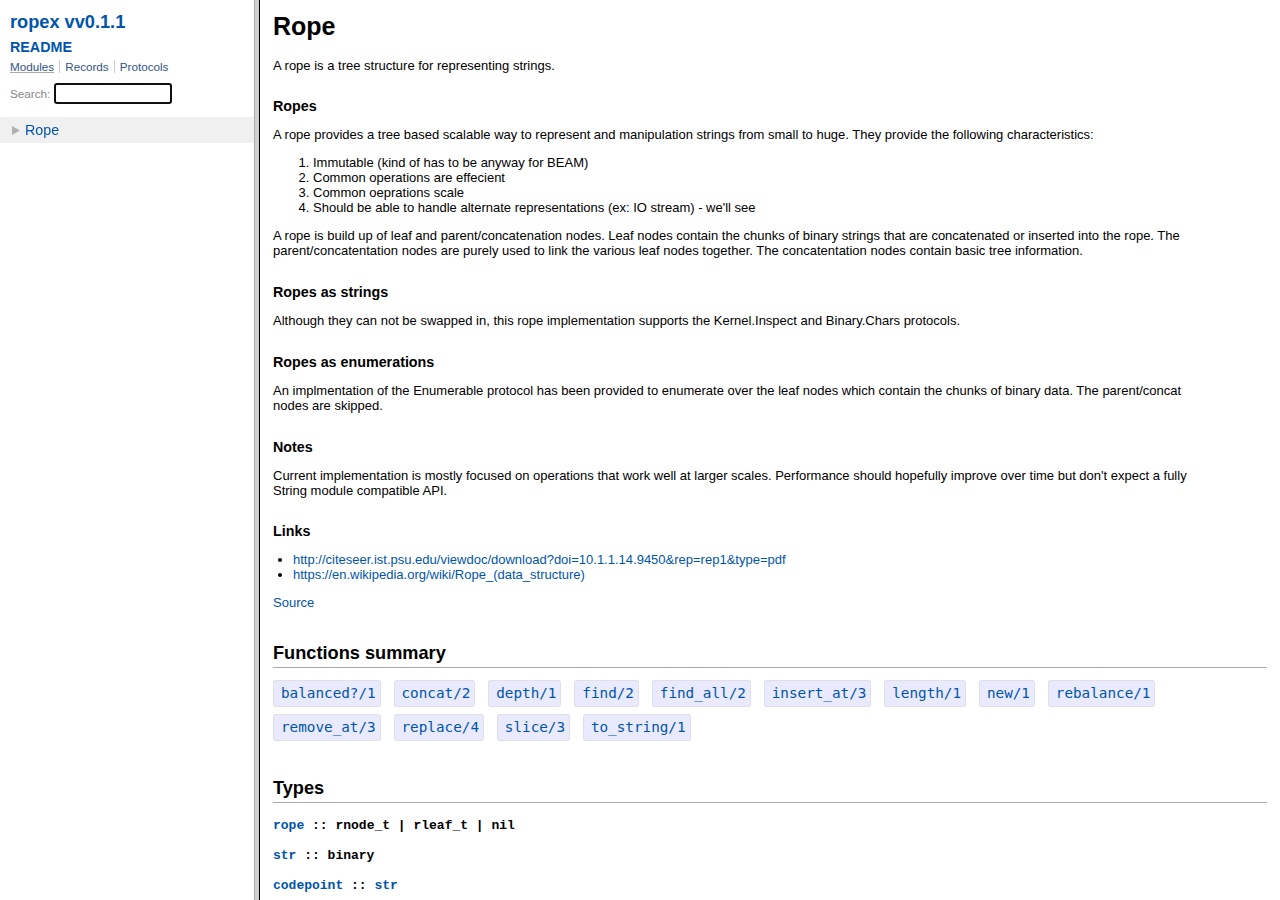
<file: index.html>
<!DOCTYPE html>

<html xmlns="http://www.w3.org/1999/xhtml" xml:lang="en" lang="en">
<head>
	<meta http-equiv="Content-Type" content="text/html; charset=utf-8"/>
	<title>ropex vv0.1.1 Documentation</title>
</head>
<frameset cols="20%,*">
  <frame name="list" src="modules_list.html" />
  <frame name="main" src="Rope.html" />
</frameset>
</html>
</file>
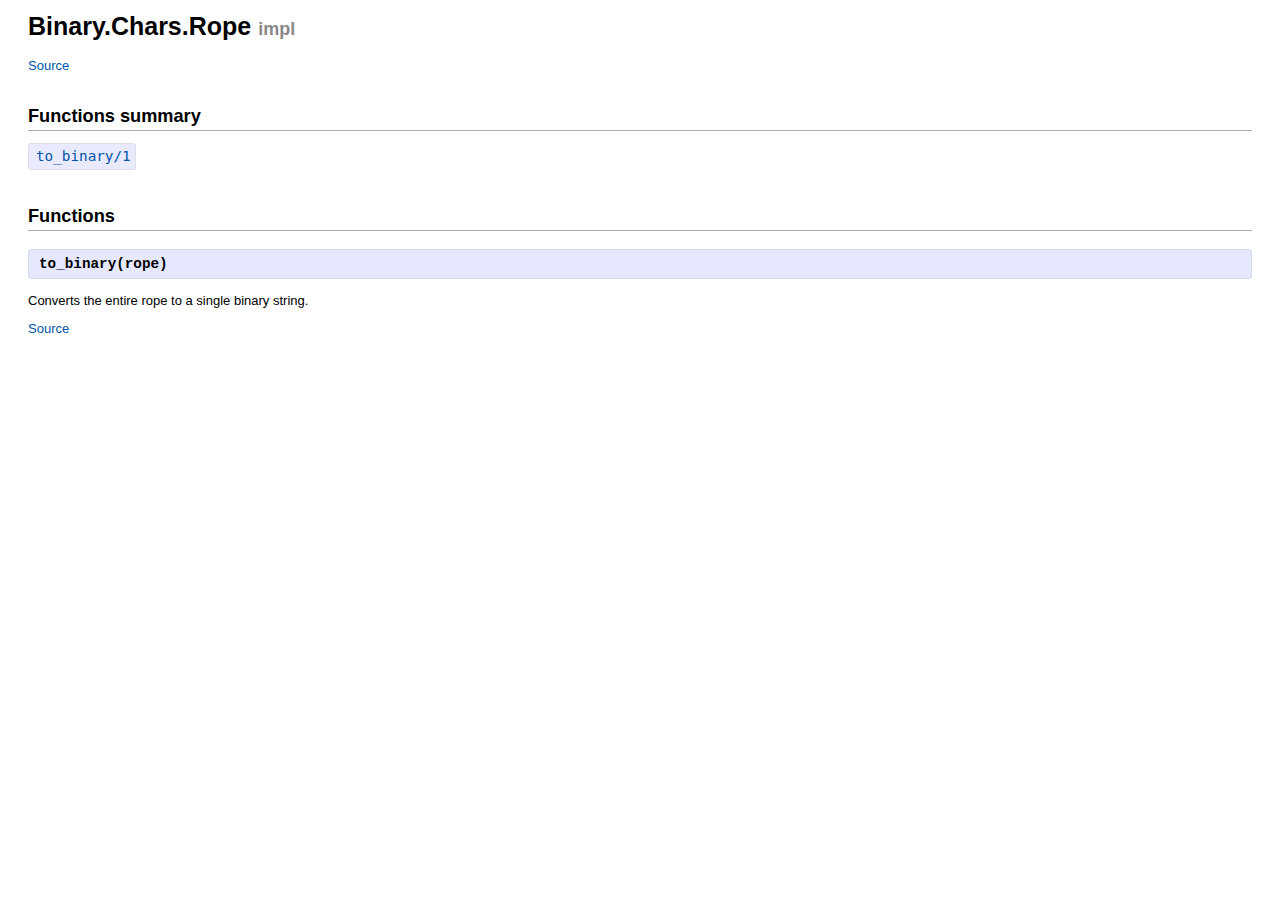
<file: Binary.Chars.Rope.html>
<!DOCTYPE html>
<html>
  <head>
    <title>Binary.Chars.Rope</title>
    <meta charset="utf-8">
    <link rel="stylesheet" href="css/style.css" type="text/css" media="screen" charset="utf-8" />

    <script type="text/javascript" charset="utf-8">
      relpath = '';
      if (relpath != '') relpath += '/';
    </script>

    <script type="text/javascript" charset="utf-8" src="js/jquery.js"></script>
    <script type="text/javascript" charset="utf-8" src="js/app.js"></script>
  </head>

  <body>
    <script type="text/javascript" charset="utf-8">
      if (window.top.frames.main) document.body.className = 'frames';
    </script>

    <div id="content">
      <h1>
        Binary.Chars.Rope
        
          <small>impl</small>
        
      </h1>

      

      <a href="https://github.com/copenhas/ropex/blob/master/lib/rope.ex#L478" target="_blank" class="view_source">Source</a>

      

      

      
        <h2 id="functions_summary">Functions summary</h2>
        <ul class="summary">
          <li>
  <span class="summary_signature">
    <a href="#to_binary/1">to_binary/1</a>
  </span>
</li>

        </ul>
      

      

      

      
        <div id="functions_details" class="details_list">
          <h2>Functions</h2>
          <div class="detail">
  <p class="signature" id="to_binary/1">
    <strong>to_binary(rope)</strong>
  </p>
  <div class="docstring"><p>Converts the entire rope to a single binary string.</p>
</div>
  
    <a href="https://github.com/copenhas/ropex/blob/master/lib/rope.ex#L482" target="_blank" class="view_source">Source</a>
  
</div>

        </div>
      

      

      
    </div>
  </body>
</html>
</file>
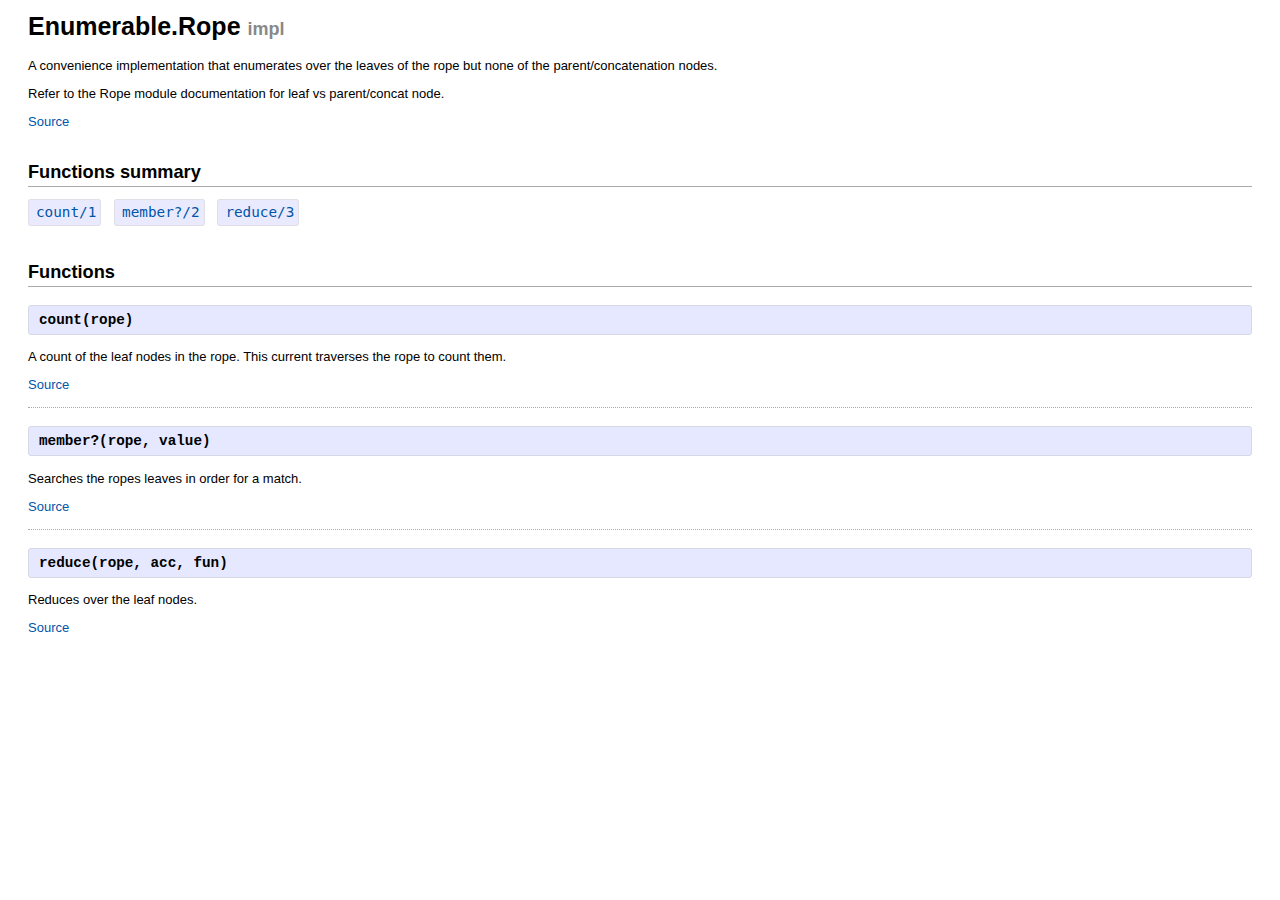
<file: Enumerable.Rope.html>
<!DOCTYPE html>
<html>
  <head>
    <title>Enumerable.Rope</title>
    <meta charset="utf-8">
    <link rel="stylesheet" href="css/style.css" type="text/css" media="screen" charset="utf-8" />

    <script type="text/javascript" charset="utf-8">
      relpath = '';
      if (relpath != '') relpath += '/';
    </script>

    <script type="text/javascript" charset="utf-8" src="js/jquery.js"></script>
    <script type="text/javascript" charset="utf-8" src="js/app.js"></script>
  </head>

  <body>
    <script type="text/javascript" charset="utf-8">
      if (window.top.frames.main) document.body.className = 'frames';
    </script>

    <div id="content">
      <h1>
        Enumerable.Rope
        
          <small>impl</small>
        
      </h1>

      
        <div id="moduledoc" class="docstring">
          <p>A convenience implementation that enumerates over the leaves of the rope but none
of the parent/concatenation nodes.</p>

<p>Refer to the Rope module documentation for leaf vs parent/concat node.</p>

        </div>
      

      <a href="https://github.com/copenhas/ropex/blob/master/lib/rope.ex#L488" target="_blank" class="view_source">Source</a>

      

      

      
        <h2 id="functions_summary">Functions summary</h2>
        <ul class="summary">
          <li>
  <span class="summary_signature">
    <a href="#count/1">count/1</a>
  </span>
</li>
<li>
  <span class="summary_signature">
    <a href="#member?/2">member?/2</a>
  </span>
</li>
<li>
  <span class="summary_signature">
    <a href="#reduce/3">reduce/3</a>
  </span>
</li>

        </ul>
      

      

      

      
        <div id="functions_details" class="details_list">
          <h2>Functions</h2>
          <div class="detail">
  <p class="signature" id="count/1">
    <strong>count(rope)</strong>
  </p>
  <div class="docstring"><p>A count of the leaf nodes in the rope. This current traverses the rope to count them.</p>
</div>
  
    <a href="https://github.com/copenhas/ropex/blob/master/lib/rope.ex#L499" target="_blank" class="view_source">Source</a>
  
</div>
<div class="detail">
  <p class="signature" id="member?/2">
    <strong>member?(rope, value)</strong>
  </p>
  <div class="docstring"><p>Searches the ropes leaves in order for a match.</p>
</div>
  
    <a href="https://github.com/copenhas/ropex/blob/master/lib/rope.ex#L506" target="_blank" class="view_source">Source</a>
  
</div>
<div class="detail">
  <p class="signature" id="reduce/3">
    <strong>reduce(rope, acc, fun)</strong>
  </p>
  <div class="docstring"><p>Reduces over the leaf nodes.</p>
</div>
  
    <a href="https://github.com/copenhas/ropex/blob/master/lib/rope.ex#L524" target="_blank" class="view_source">Source</a>
  
</div>

        </div>
      

      

      
    </div>
  </body>
</html>
</file>
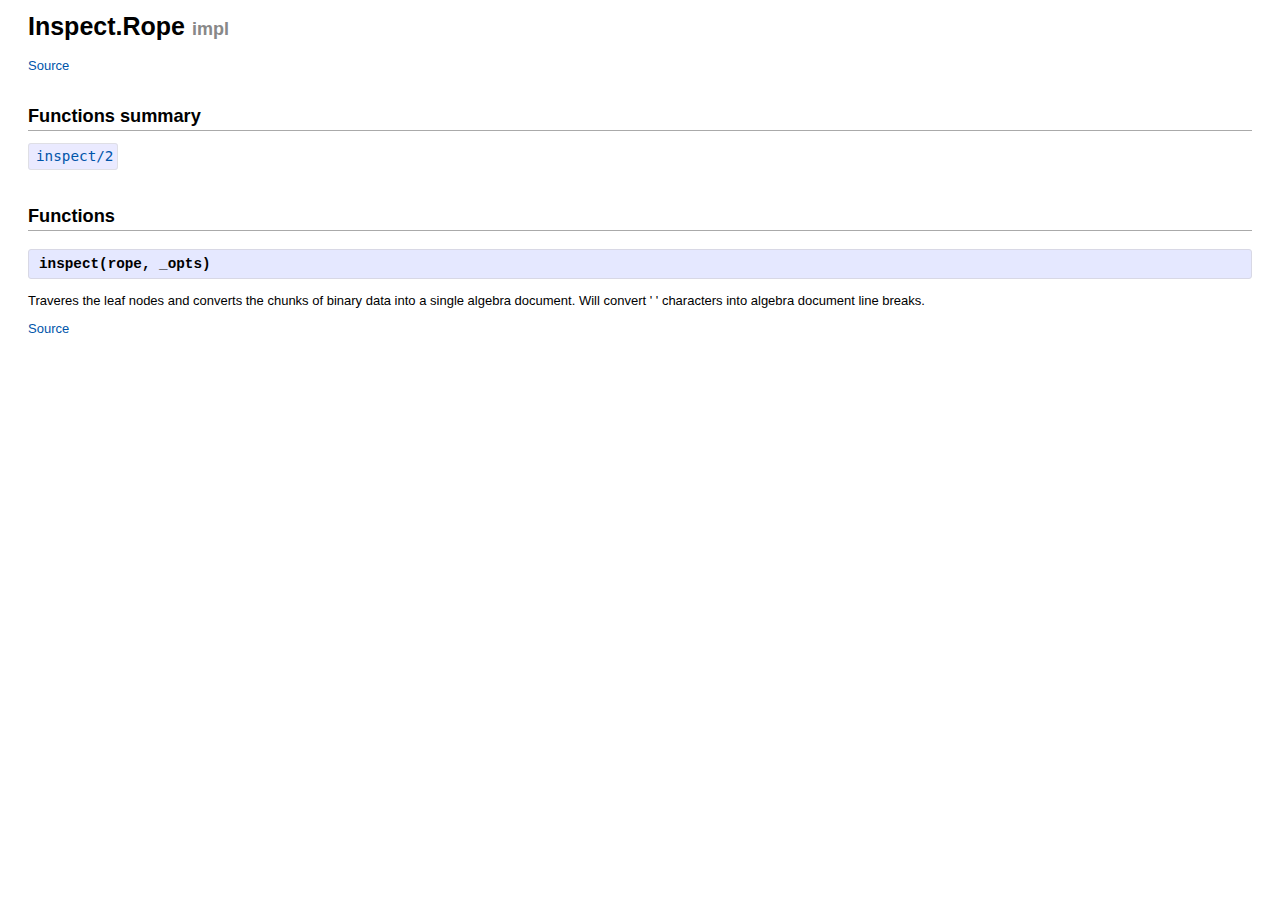
<file: Inspect.Rope.html>
<!DOCTYPE html>
<html>
  <head>
    <title>Inspect.Rope</title>
    <meta charset="utf-8">
    <link rel="stylesheet" href="css/style.css" type="text/css" media="screen" charset="utf-8" />

    <script type="text/javascript" charset="utf-8">
      relpath = '';
      if (relpath != '') relpath += '/';
    </script>

    <script type="text/javascript" charset="utf-8" src="js/jquery.js"></script>
    <script type="text/javascript" charset="utf-8" src="js/app.js"></script>
  </head>

  <body>
    <script type="text/javascript" charset="utf-8">
      if (window.top.frames.main) document.body.className = 'frames';
    </script>

    <div id="content">
      <h1>
        Inspect.Rope
        
          <small>impl</small>
        
      </h1>

      

      <a href="https://github.com/copenhas/ropex/blob/master/lib/rope.ex#L544" target="_blank" class="view_source">Source</a>

      

      

      
        <h2 id="functions_summary">Functions summary</h2>
        <ul class="summary">
          <li>
  <span class="summary_signature">
    <a href="#inspect/2">inspect/2</a>
  </span>
</li>

        </ul>
      

      

      

      
        <div id="functions_details" class="details_list">
          <h2>Functions</h2>
          <div class="detail">
  <p class="signature" id="inspect/2">
    <strong>inspect(rope, _opts)</strong>
  </p>
  <div class="docstring"><p>Traveres the leaf nodes and converts the chunks of binary data into a single
algebra document. Will convert &#39;
&#39; characters into algebra document line breaks.</p>
</div>
  
    <a href="https://github.com/copenhas/ropex/blob/master/lib/rope.ex#L549" target="_blank" class="view_source">Source</a>
  
</div>

        </div>
      

      

      
    </div>
  </body>
</html>
</file>
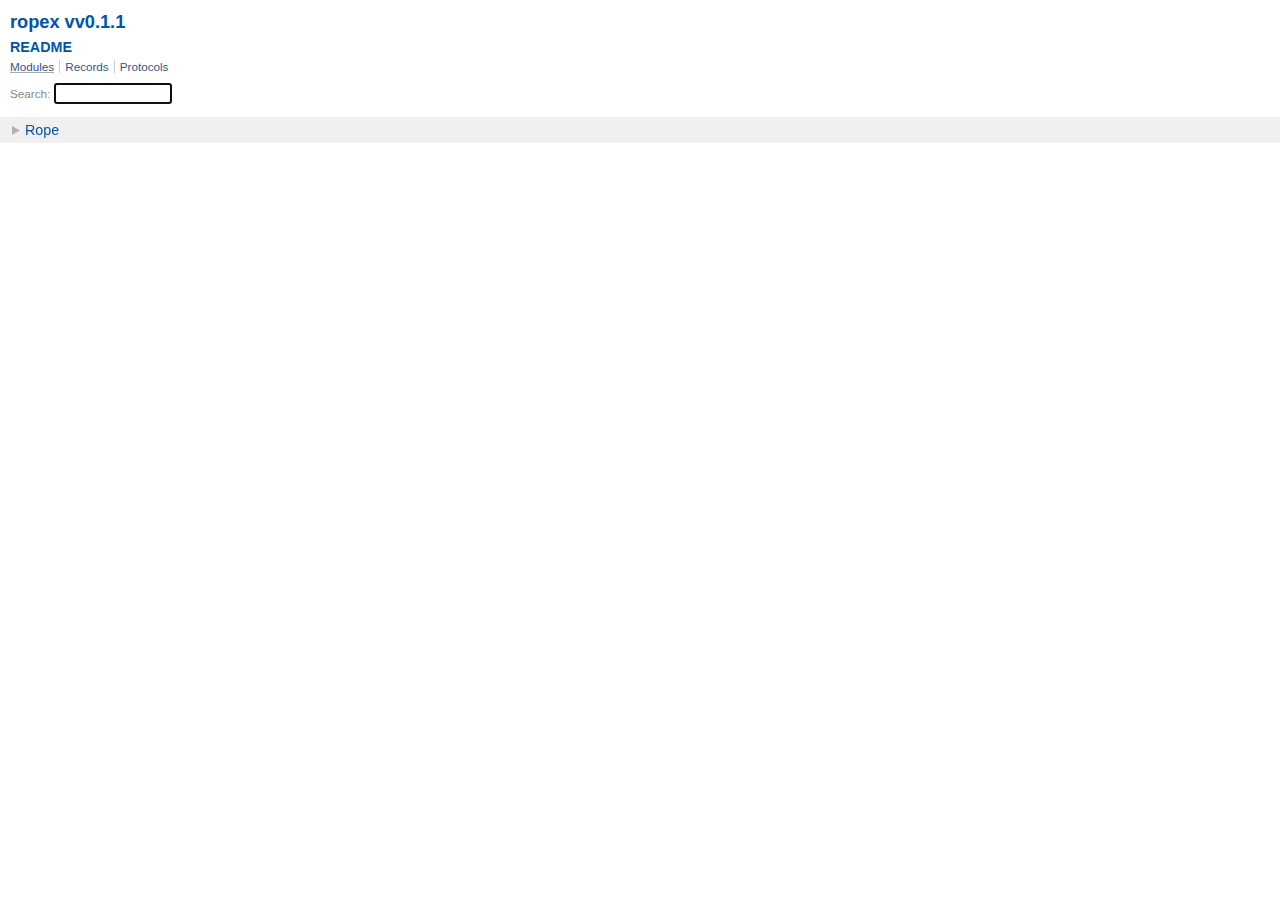
<file: modules_list.html>
<!DOCTYPE html>
<html>
  <head>
    <meta http-equiv="Content-Type" content="text/html; charset=utf-8" />
    <link rel="stylesheet" href="css/full_list.css" type="text/css" media="screen" charset="utf-8" />
    <script type="text/javascript" charset="utf-8" src="js/jquery.js"></script>
    <script type="text/javascript" charset="utf-8" src="js/full_list.js"></script>
    <base id="base_target" target="_parent" />
  </head>
  <body class="frames">
    <script type="text/javascript" charset="utf-8">
      if (window.top.frames.main) {
        document.getElementById('base_target').target = 'main';
        document.body.className = 'frames';
      }
    </script>
    <div id="content">
      <h1 id="full_list_header">
        <a href="/" target="_blank">ropex vv0.1.1</a>
      </h1>
      
      <h2 id="readme">
        <a href="README.html">README</a>
      </h2>
      
      <div id="nav">
        <span class="selected"><a target="_self" href="modules_list.html">
          Modules
        </a></span>
        <span class=""><a target="_self" href="records_list.html">
          Records
        </a></span>
        <span class=""><a target="_self" href="protocols_list.html">
          Protocols
        </a></span>
        <div class="clear"></div>
      </div>
      <div id="search">Search: <input type="text" /></div>

      <ul id="full_list" class="class">
        <li>
  
    <a class="toggle"></a>
  
  <span class="object_link">
    <a href="Rope.html" title="Rope">Rope</a>
  </span>
  <small class="search_info">Rope</small>
</li>
<ul>
  
    <li>
      <span class="object_link">
        <a href="Rope.html#balanced?/1">balanced?/1</a>
      </span>
      <small class="search_info">Rope</small>
    </li>
  
    <li>
      <span class="object_link">
        <a href="Rope.html#concat/2">concat/2</a>
      </span>
      <small class="search_info">Rope</small>
    </li>
  
    <li>
      <span class="object_link">
        <a href="Rope.html#depth/1">depth/1</a>
      </span>
      <small class="search_info">Rope</small>
    </li>
  
    <li>
      <span class="object_link">
        <a href="Rope.html#find/2">find/2</a>
      </span>
      <small class="search_info">Rope</small>
    </li>
  
    <li>
      <span class="object_link">
        <a href="Rope.html#find_all/2">find_all/2</a>
      </span>
      <small class="search_info">Rope</small>
    </li>
  
    <li>
      <span class="object_link">
        <a href="Rope.html#insert_at/3">insert_at/3</a>
      </span>
      <small class="search_info">Rope</small>
    </li>
  
    <li>
      <span class="object_link">
        <a href="Rope.html#length/1">length/1</a>
      </span>
      <small class="search_info">Rope</small>
    </li>
  
    <li>
      <span class="object_link">
        <a href="Rope.html#new/1">new/1</a>
      </span>
      <small class="search_info">Rope</small>
    </li>
  
    <li>
      <span class="object_link">
        <a href="Rope.html#rebalance/1">rebalance/1</a>
      </span>
      <small class="search_info">Rope</small>
    </li>
  
    <li>
      <span class="object_link">
        <a href="Rope.html#remove_at/3">remove_at/3</a>
      </span>
      <small class="search_info">Rope</small>
    </li>
  
    <li>
      <span class="object_link">
        <a href="Rope.html#replace/4">replace/4</a>
      </span>
      <small class="search_info">Rope</small>
    </li>
  
    <li>
      <span class="object_link">
        <a href="Rope.html#slice/3">slice/3</a>
      </span>
      <small class="search_info">Rope</small>
    </li>
  
    <li>
      <span class="object_link">
        <a href="Rope.html#to_string/1">to_string/1</a>
      </span>
      <small class="search_info">Rope</small>
    </li>
  
</ul>

      </ul>
    </div>
  </body>
</html>
</file>
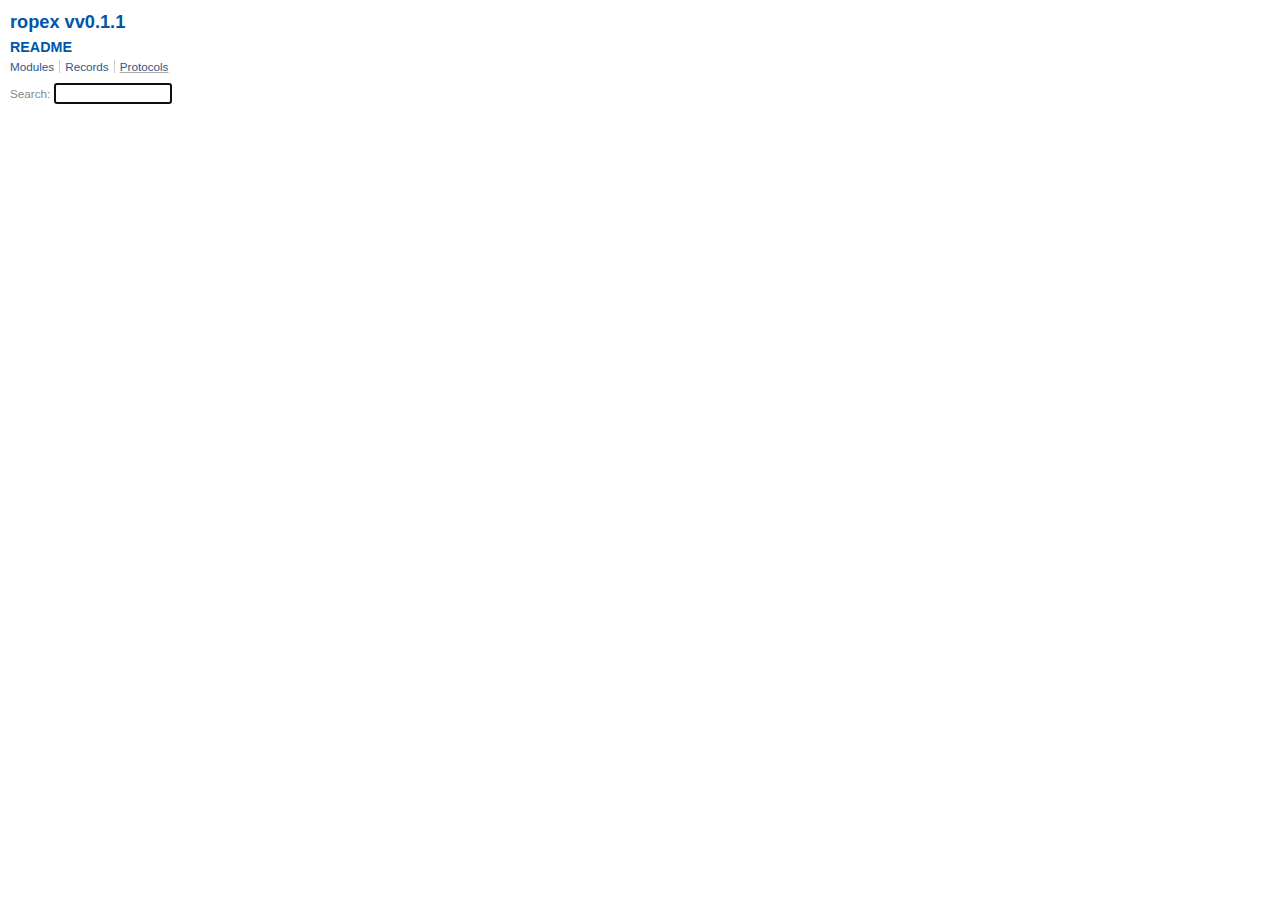
<file: protocols_list.html>
<!DOCTYPE html>
<html>
  <head>
    <meta http-equiv="Content-Type" content="text/html; charset=utf-8" />
    <link rel="stylesheet" href="css/full_list.css" type="text/css" media="screen" charset="utf-8" />
    <script type="text/javascript" charset="utf-8" src="js/jquery.js"></script>
    <script type="text/javascript" charset="utf-8" src="js/full_list.js"></script>
    <base id="base_target" target="_parent" />
  </head>
  <body class="frames">
    <script type="text/javascript" charset="utf-8">
      if (window.top.frames.main) {
        document.getElementById('base_target').target = 'main';
        document.body.className = 'frames';
      }
    </script>
    <div id="content">
      <h1 id="full_list_header">
        <a href="/" target="_blank">ropex vv0.1.1</a>
      </h1>
      
      <h2 id="readme">
        <a href="README.html">README</a>
      </h2>
      
      <div id="nav">
        <span class=""><a target="_self" href="modules_list.html">
          Modules
        </a></span>
        <span class=""><a target="_self" href="records_list.html">
          Records
        </a></span>
        <span class="selected"><a target="_self" href="protocols_list.html">
          Protocols
        </a></span>
        <div class="clear"></div>
      </div>
      <div id="search">Search: <input type="text" /></div>

      <ul id="full_list" class="class">
        
      </ul>
    </div>
  </body>
</html>
</file>
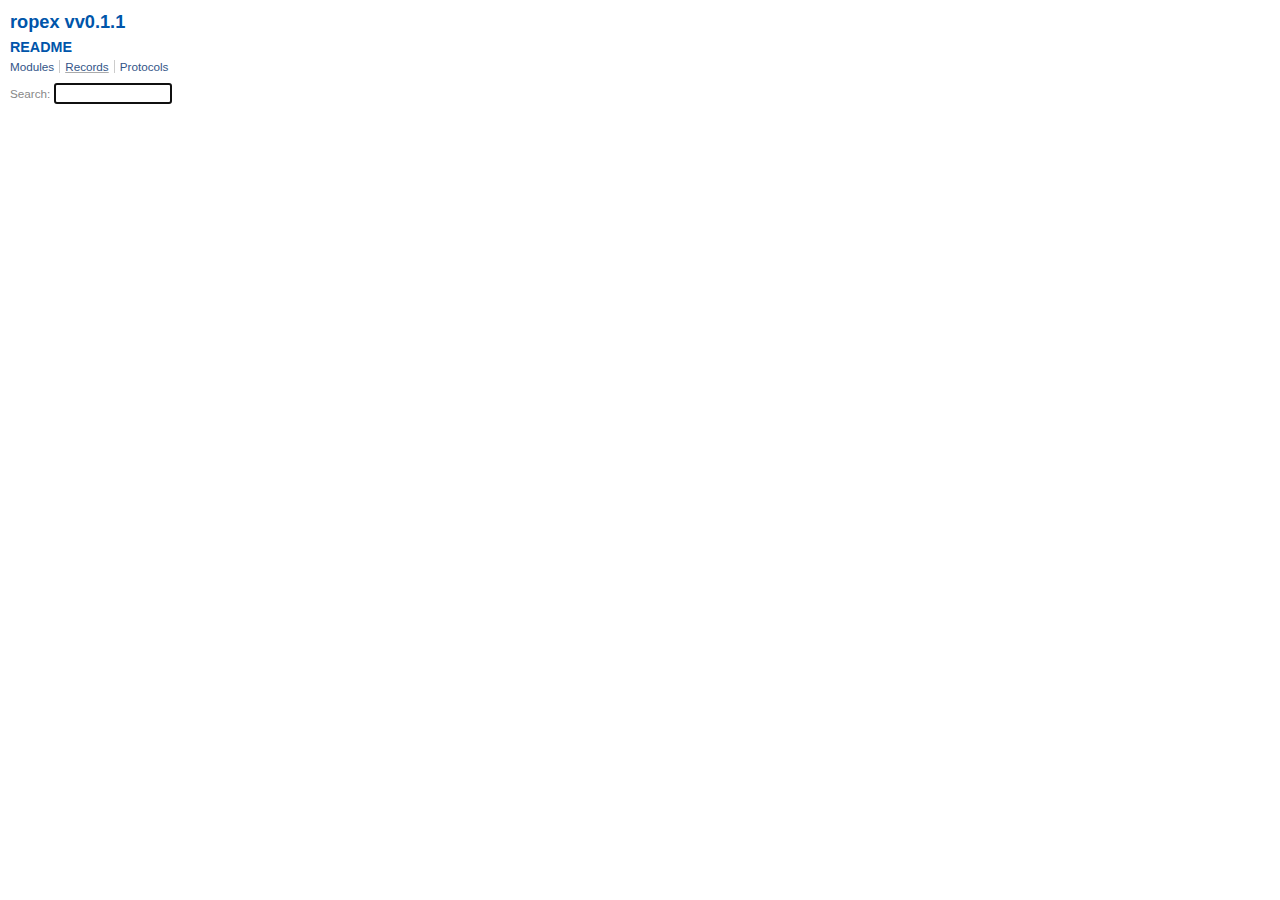
<file: records_list.html>
<!DOCTYPE html>
<html>
  <head>
    <meta http-equiv="Content-Type" content="text/html; charset=utf-8" />
    <link rel="stylesheet" href="css/full_list.css" type="text/css" media="screen" charset="utf-8" />
    <script type="text/javascript" charset="utf-8" src="js/jquery.js"></script>
    <script type="text/javascript" charset="utf-8" src="js/full_list.js"></script>
    <base id="base_target" target="_parent" />
  </head>
  <body class="frames">
    <script type="text/javascript" charset="utf-8">
      if (window.top.frames.main) {
        document.getElementById('base_target').target = 'main';
        document.body.className = 'frames';
      }
    </script>
    <div id="content">
      <h1 id="full_list_header">
        <a href="/" target="_blank">ropex vv0.1.1</a>
      </h1>
      
      <h2 id="readme">
        <a href="README.html">README</a>
      </h2>
      
      <div id="nav">
        <span class=""><a target="_self" href="modules_list.html">
          Modules
        </a></span>
        <span class="selected"><a target="_self" href="records_list.html">
          Records
        </a></span>
        <span class=""><a target="_self" href="protocols_list.html">
          Protocols
        </a></span>
        <div class="clear"></div>
      </div>
      <div id="search">Search: <input type="text" /></div>

      <ul id="full_list" class="class">
        
      </ul>
    </div>
  </body>
</html>
</file>
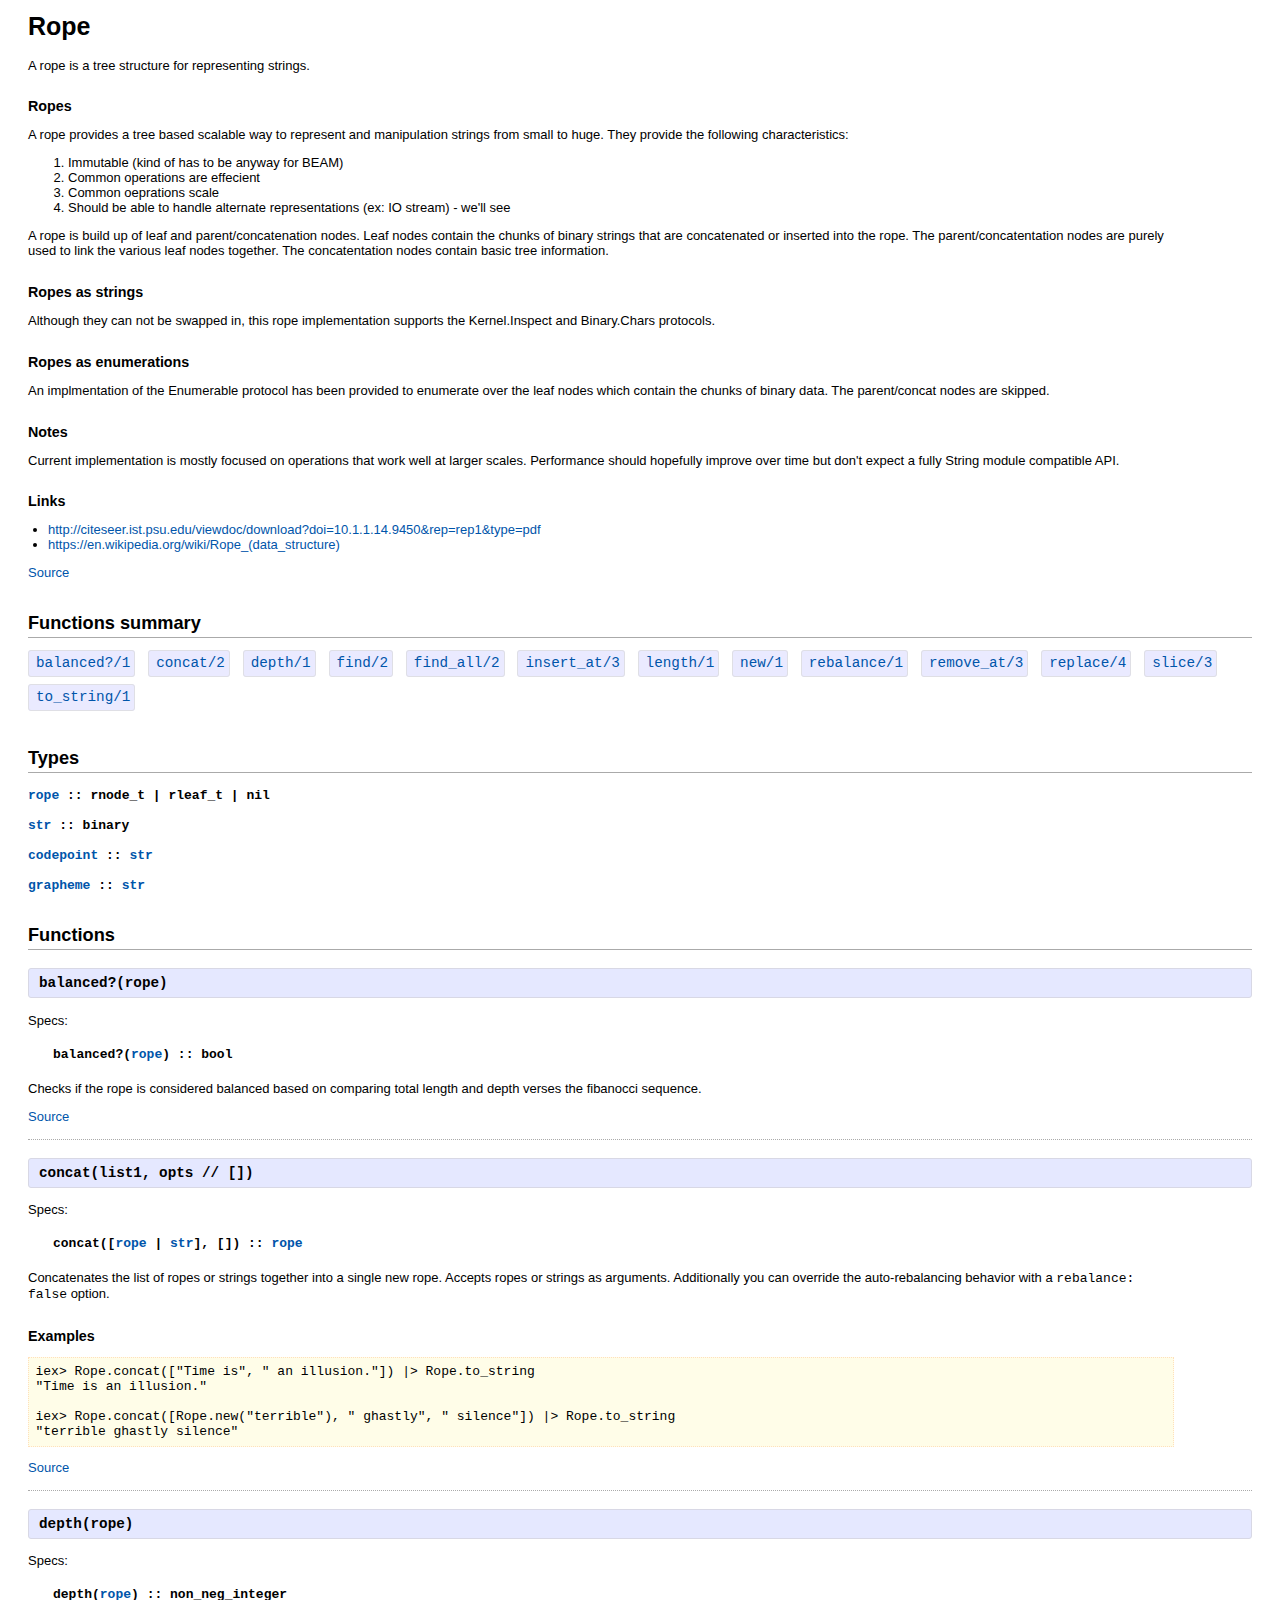
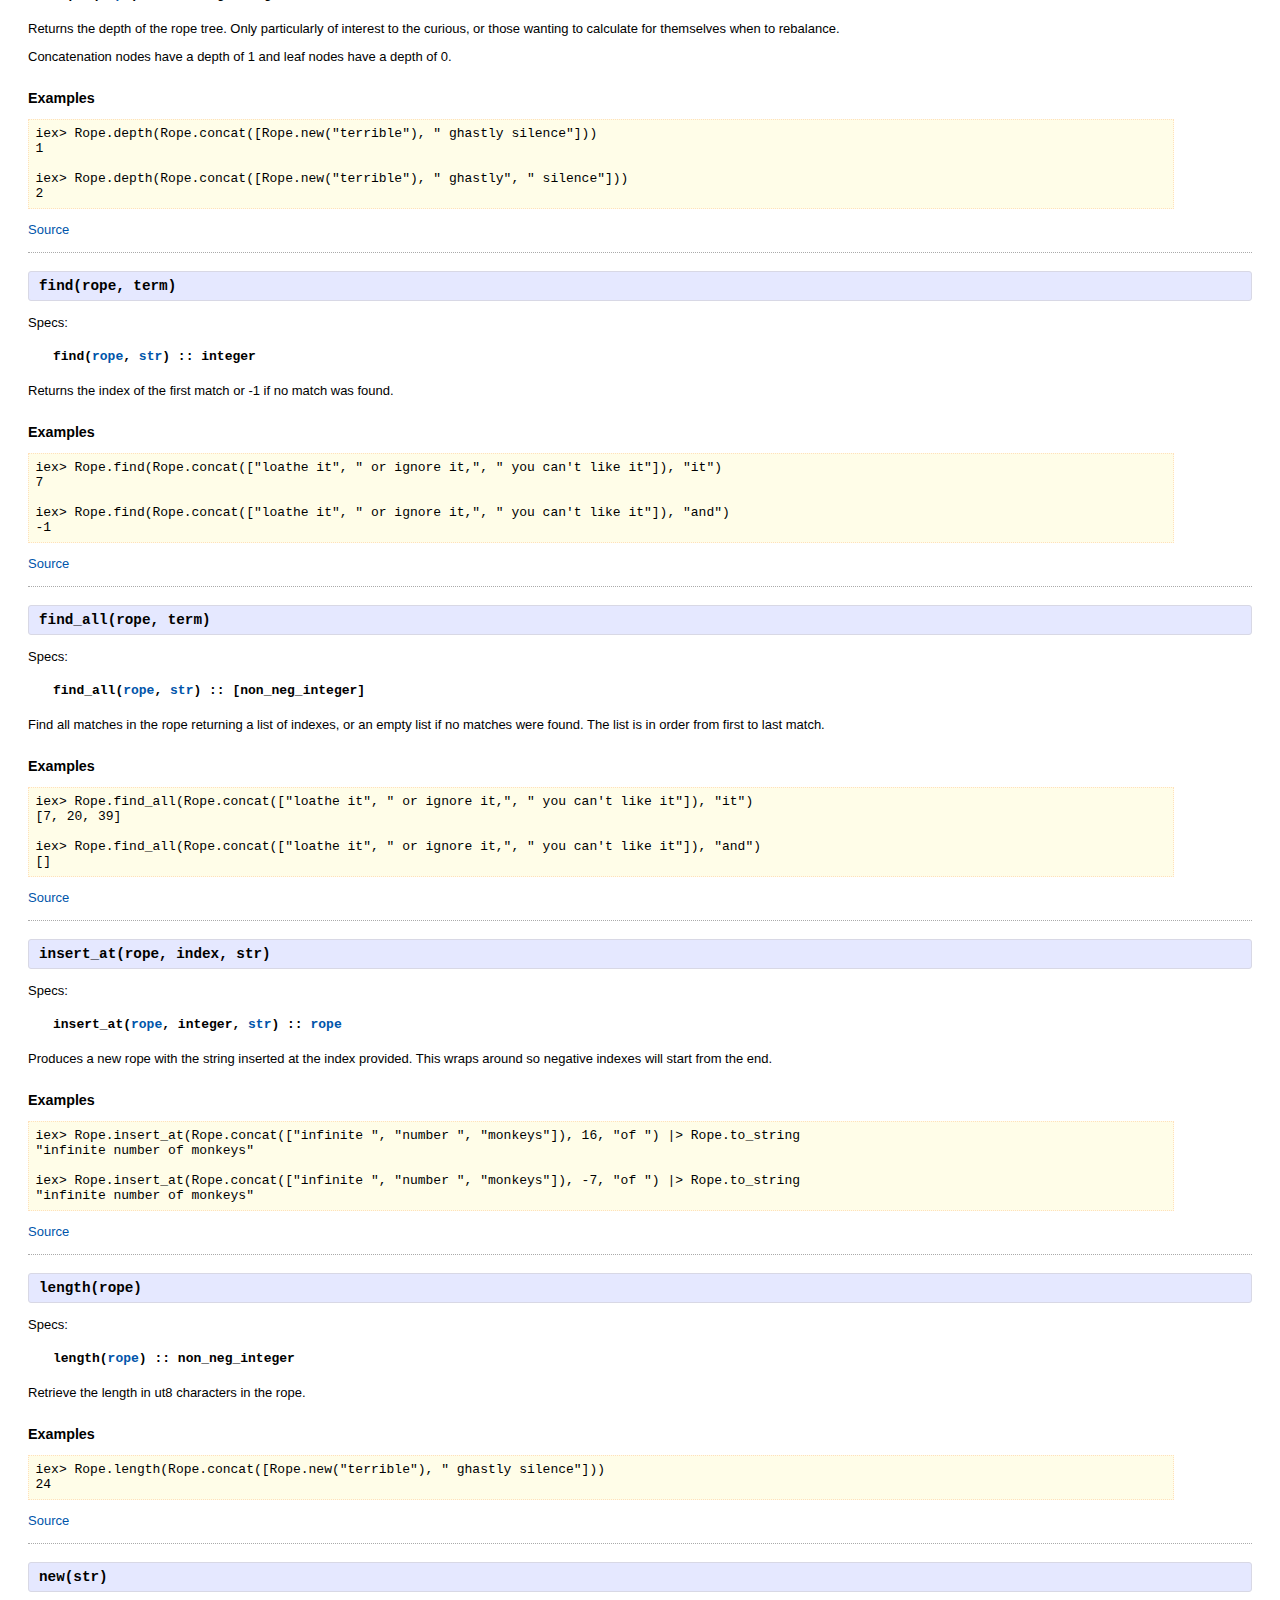
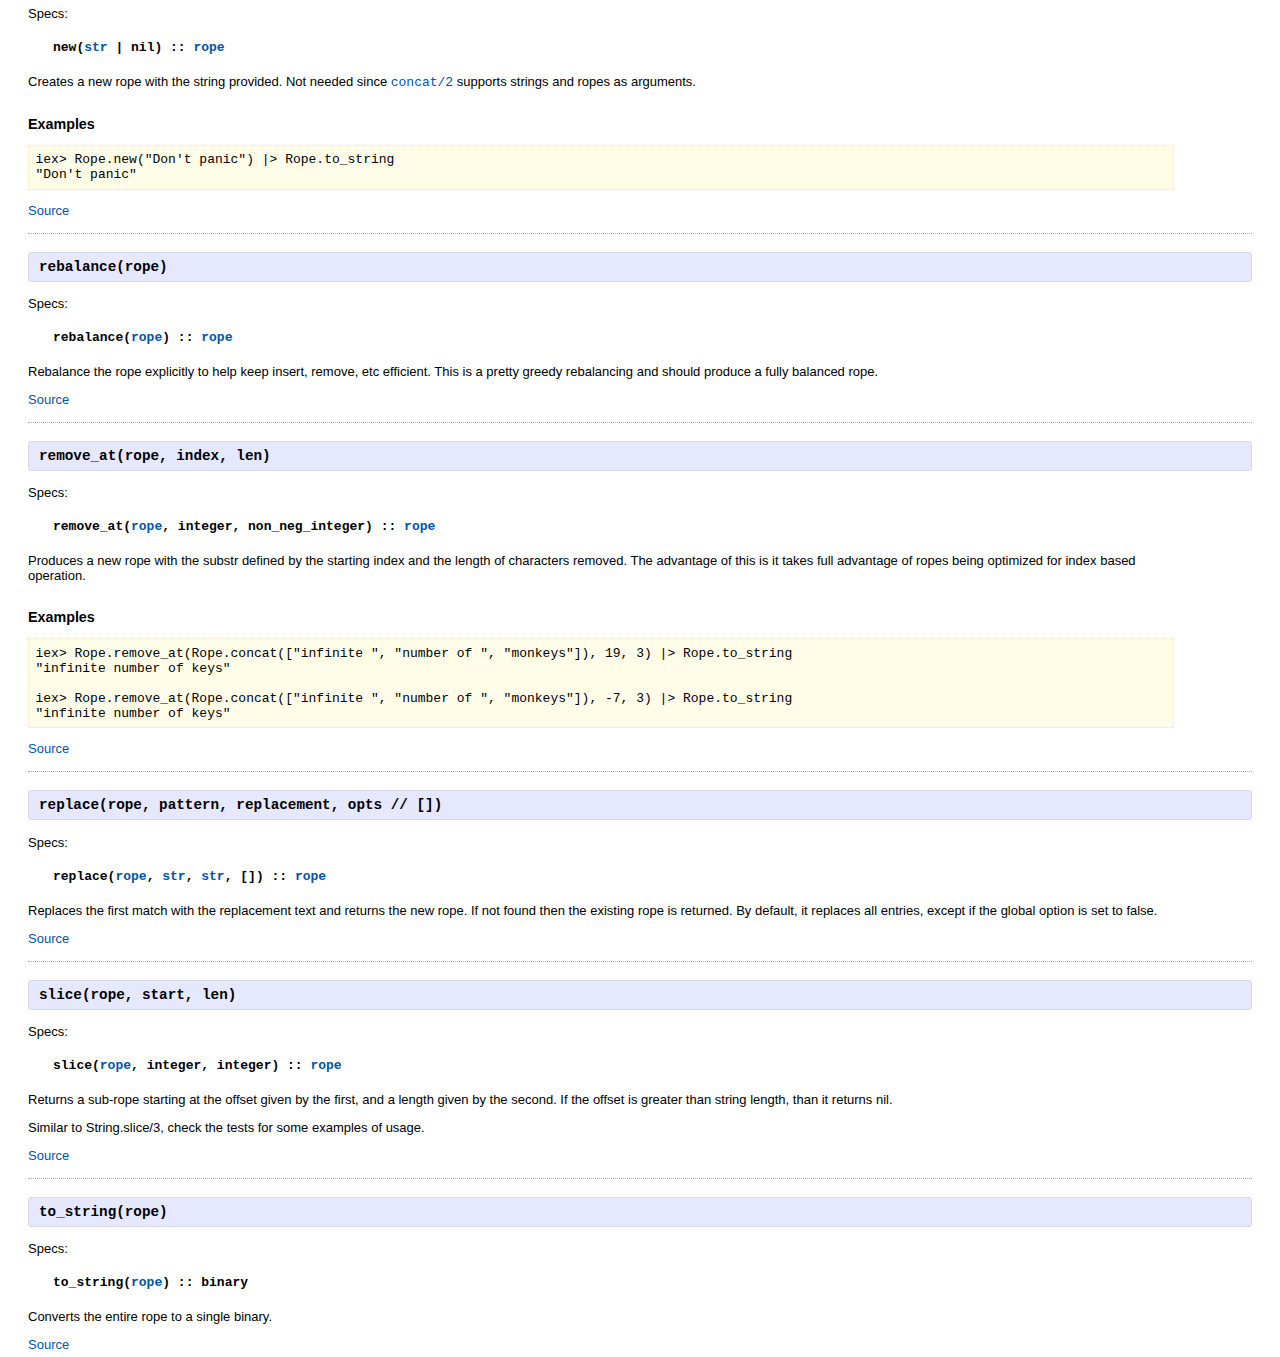
<file: Rope.html>
<!DOCTYPE html>
<html>
  <head>
    <title>Rope</title>
    <meta charset="utf-8">
    <link rel="stylesheet" href="css/style.css" type="text/css" media="screen" charset="utf-8" />

    <script type="text/javascript" charset="utf-8">
      relpath = '';
      if (relpath != '') relpath += '/';
    </script>

    <script type="text/javascript" charset="utf-8" src="js/jquery.js"></script>
    <script type="text/javascript" charset="utf-8" src="js/app.js"></script>
  </head>

  <body>
    <script type="text/javascript" charset="utf-8">
      if (window.top.frames.main) document.body.className = 'frames';
    </script>

    <div id="content">
      <h1>
        Rope
        
      </h1>

      
        <div id="moduledoc" class="docstring">
          <p>A rope is a tree structure for representing strings.</p>

<h2>Ropes</h2>

<p>A rope provides a tree based scalable way to represent and manipulation strings
from small to huge. They provide the following characteristics:</p>

<ol>
<li>Immutable (kind of has to be anyway for BEAM)</li>
<li>Common operations are effecient</li>
<li>Common oeprations scale</li>
<li>Should be able to handle alternate representations (ex: IO stream) - we&#39;ll see</li>
</ol>

<p>A rope is build up of leaf and parent/concatenation nodes. Leaf nodes contain the
chunks of binary strings that are concatenated or inserted into the rope. The 
parent/concatentation nodes are purely used to link the various leaf nodes together.
The concatentation nodes contain basic tree information.</p>

<h2>Ropes as strings</h2>

<p>Although they can not be swapped in, this rope implementation supports the
Kernel.Inspect and Binary.Chars protocols.</p>

<h2>Ropes as enumerations</h2>

<p>An implmentation of the Enumerable protocol has been provided to enumerate
over the leaf nodes which contain the chunks of binary data. The parent/concat
nodes are skipped.</p>

<h2>Notes</h2>

<p>Current implementation is mostly focused on operations that work well at larger
scales. Performance should hopefully improve over time but don&#39;t expect a fully
String module compatible API.</p>

<h2>Links</h2>

<ul>
<li><a href="http://citeseer.ist.psu.edu/viewdoc/download?doi=10.1.1.14.9450&amp;rep=rep1&amp;type=pdf">http://citeseer.ist.psu.edu/viewdoc/download?doi=10.1.1.14.9450&amp;rep=rep1&amp;type=pdf</a></li>
<li><a href="https://en.wikipedia.org/wiki/Rope_(data_structure)">https://en.wikipedia.org/wiki/Rope_(data_structure)</a></li>
</ul>

        </div>
      

      <a href="https://github.com/copenhas/ropex/blob/v0.1.1/lib/rope.ex#L1" target="_blank" class="view_source">Source</a>

      

      
        <h2 id="functions_summary">Functions summary</h2>
        <ul class="summary">
          <li>
  <span class="summary_signature">
    <a href="#balanced?/1">balanced?/1</a>
  </span>
</li>
<li>
  <span class="summary_signature">
    <a href="#concat/2">concat/2</a>
  </span>
</li>
<li>
  <span class="summary_signature">
    <a href="#depth/1">depth/1</a>
  </span>
</li>
<li>
  <span class="summary_signature">
    <a href="#find/2">find/2</a>
  </span>
</li>
<li>
  <span class="summary_signature">
    <a href="#find_all/2">find_all/2</a>
  </span>
</li>
<li>
  <span class="summary_signature">
    <a href="#insert_at/3">insert_at/3</a>
  </span>
</li>
<li>
  <span class="summary_signature">
    <a href="#length/1">length/1</a>
  </span>
</li>
<li>
  <span class="summary_signature">
    <a href="#new/1">new/1</a>
  </span>
</li>
<li>
  <span class="summary_signature">
    <a href="#rebalance/1">rebalance/1</a>
  </span>
</li>
<li>
  <span class="summary_signature">
    <a href="#remove_at/3">remove_at/3</a>
  </span>
</li>
<li>
  <span class="summary_signature">
    <a href="#replace/4">replace/4</a>
  </span>
</li>
<li>
  <span class="summary_signature">
    <a href="#slice/3">slice/3</a>
  </span>
</li>
<li>
  <span class="summary_signature">
    <a href="#to_string/1">to_string/1</a>
  </span>
</li>

        </ul>
      

      

      

      
        <div id="types_details" class="details_list">
          <h2>Types</h2>
          <div class="type_detail">
  <p class="typespec" id="t:rope/0">
    <a href="#t:rope/0">rope</a> :: rnode_t | rleaf_t | nil
  </p>
</div>
<div class="type_detail">
  <p class="typespec" id="t:str/0">
    <a href="#t:str/0">str</a> :: binary
  </p>
</div>
<div class="type_detail">
  <p class="typespec" id="t:codepoint/0">
    <a href="#t:codepoint/0">codepoint</a> :: <a href="#t:str/0">str</a>
  </p>
</div>
<div class="type_detail">
  <p class="typespec" id="t:grapheme/0">
    <a href="#t:grapheme/0">grapheme</a> :: <a href="#t:str/0">str</a>
  </p>
</div>

        </div>
      

      
        <div id="functions_details" class="details_list">
          <h2>Functions</h2>
          <div class="detail">
  <p class="signature" id="balanced?/1">
    <strong>balanced?(rope)</strong>
  </p>
  
    <p>Specs:</p>
    <ul class="spec">
      
        <li>balanced?(<a href="#t:rope/0">rope</a>) :: bool</li>
      
    </ul>
  
  <div class="docstring"><p>Checks if the rope is considered balanced based on comparing total length
and depth verses the fibanocci sequence.</p>
</div>
  
    <a href="https://github.com/copenhas/ropex/blob/v0.1.1/lib/rope.ex#L173" target="_blank" class="view_source">Source</a>
  
</div>
<div class="detail">
  <p class="signature" id="concat/2">
    <strong>concat(list1, opts // [])</strong>
  </p>
  
    <p>Specs:</p>
    <ul class="spec">
      
        <li>concat([<a href="#t:rope/0">rope</a> | <a href="#t:str/0">str</a>], []) :: <a href="#t:rope/0">rope</a></li>
      
    </ul>
  
  <div class="docstring"><p>Concatenates the list of ropes or strings together into a single new rope.
Accepts ropes or strings as arguments. Additionally you can override the
auto-rebalancing behavior with a <code>rebalance: false</code> option.</p>

<h2>Examples</h2>

<pre><code>iex&gt; Rope.concat([&quot;Time is&quot;, &quot; an illusion.&quot;]) |&gt; Rope.to_string
&quot;Time is an illusion.&quot;

iex&gt; Rope.concat([Rope.new(&quot;terrible&quot;), &quot; ghastly&quot;, &quot; silence&quot;]) |&gt; Rope.to_string
&quot;terrible ghastly silence&quot;
</code></pre>
</div>
  
    <a href="https://github.com/copenhas/ropex/blob/v0.1.1/lib/rope.ex#L95" target="_blank" class="view_source">Source</a>
  
</div>
<div class="detail">
  <p class="signature" id="depth/1">
    <strong>depth(rope)</strong>
  </p>
  
    <p>Specs:</p>
    <ul class="spec">
      
        <li>depth(<a href="#t:rope/0">rope</a>) :: non_neg_integer</li>
      
    </ul>
  
  <div class="docstring"><p>Returns the depth of the rope tree. Only particularly of interest to
the curious, or those wanting to calculate for themselves when to
rebalance.</p>

<p>Concatenation nodes have a depth of 1 and leaf nodes have a depth of 0.</p>

<h2>Examples</h2>

<pre><code>iex&gt; Rope.depth(Rope.concat([Rope.new(&quot;terrible&quot;), &quot; ghastly silence&quot;]))
1

iex&gt; Rope.depth(Rope.concat([Rope.new(&quot;terrible&quot;), &quot; ghastly&quot;, &quot; silence&quot;]))
2
</code></pre>
</div>
  
    <a href="https://github.com/copenhas/ropex/blob/v0.1.1/lib/rope.ex#L236" target="_blank" class="view_source">Source</a>
  
</div>
<div class="detail">
  <p class="signature" id="find/2">
    <strong>find(rope, term)</strong>
  </p>
  
    <p>Specs:</p>
    <ul class="spec">
      
        <li>find(<a href="#t:rope/0">rope</a>, <a href="#t:str/0">str</a>) :: integer</li>
      
    </ul>
  
  <div class="docstring"><p>Returns the index of the first match or -1 if no match was found.</p>

<h2>Examples</h2>

<pre><code>iex&gt; Rope.find(Rope.concat([&quot;loathe it&quot;, &quot; or ignore it,&quot;, &quot; you can&#39;t like it&quot;]), &quot;it&quot;)
7

iex&gt; Rope.find(Rope.concat([&quot;loathe it&quot;, &quot; or ignore it,&quot;, &quot; you can&#39;t like it&quot;]), &quot;and&quot;)
-1
</code></pre>
</div>
  
    <a href="https://github.com/copenhas/ropex/blob/v0.1.1/lib/rope.ex#L313" target="_blank" class="view_source">Source</a>
  
</div>
<div class="detail">
  <p class="signature" id="find_all/2">
    <strong>find_all(rope, term)</strong>
  </p>
  
    <p>Specs:</p>
    <ul class="spec">
      
        <li>find_all(<a href="#t:rope/0">rope</a>, <a href="#t:str/0">str</a>) :: [non_neg_integer]</li>
      
    </ul>
  
  <div class="docstring"><p>Find all matches in the rope returning a list of indexes,
or an empty list if no matches were found. The list is in order
from first to last match.</p>

<h2>Examples</h2>

<pre><code>iex&gt; Rope.find_all(Rope.concat([&quot;loathe it&quot;, &quot; or ignore it,&quot;, &quot; you can&#39;t like it&quot;]), &quot;it&quot;)
[7, 20, 39]

iex&gt; Rope.find_all(Rope.concat([&quot;loathe it&quot;, &quot; or ignore it,&quot;, &quot; you can&#39;t like it&quot;]), &quot;and&quot;)
[]
</code></pre>
</div>
  
    <a href="https://github.com/copenhas/ropex/blob/v0.1.1/lib/rope.ex#L364" target="_blank" class="view_source">Source</a>
  
</div>
<div class="detail">
  <p class="signature" id="insert_at/3">
    <strong>insert_at(rope, index, str)</strong>
  </p>
  
    <p>Specs:</p>
    <ul class="spec">
      
        <li>insert_at(<a href="#t:rope/0">rope</a>, integer, <a href="#t:str/0">str</a>) :: <a href="#t:rope/0">rope</a></li>
      
    </ul>
  
  <div class="docstring"><p>Produces a new rope with the string inserted at the index provided.
This wraps around so negative indexes will start from the end.</p>

<h2>Examples</h2>

<pre><code>iex&gt; Rope.insert_at(Rope.concat([&quot;infinite &quot;, &quot;number &quot;, &quot;monkeys&quot;]), 16, &quot;of &quot;) |&gt; Rope.to_string
&quot;infinite number of monkeys&quot;

iex&gt; Rope.insert_at(Rope.concat([&quot;infinite &quot;, &quot;number &quot;, &quot;monkeys&quot;]), -7, &quot;of &quot;) |&gt; Rope.to_string
&quot;infinite number of monkeys&quot;
</code></pre>
</div>
  
    <a href="https://github.com/copenhas/ropex/blob/v0.1.1/lib/rope.ex#L257" target="_blank" class="view_source">Source</a>
  
</div>
<div class="detail">
  <p class="signature" id="length/1">
    <strong>length(rope)</strong>
  </p>
  
    <p>Specs:</p>
    <ul class="spec">
      
        <li>length(<a href="#t:rope/0">rope</a>) :: non_neg_integer</li>
      
    </ul>
  
  <div class="docstring"><p>Retrieve the length in ut8 characters in the rope.</p>

<h2>Examples</h2>

<pre><code>iex&gt; Rope.length(Rope.concat([Rope.new(&quot;terrible&quot;), &quot; ghastly silence&quot;]))
24
</code></pre>
</div>
  
    <a href="https://github.com/copenhas/ropex/blob/v0.1.1/lib/rope.ex#L211" target="_blank" class="view_source">Source</a>
  
</div>
<div class="detail">
  <p class="signature" id="new/1">
    <strong>new(str)</strong>
  </p>
  
    <p>Specs:</p>
    <ul class="spec">
      
        <li>new(<a href="#t:str/0">str</a> | nil) :: <a href="#t:rope/0">rope</a></li>
      
    </ul>
  
  <div class="docstring"><p>Creates a new rope with the string provided. Not needed since
<a href="#concat/2"><code>concat/2</code></a> supports strings and ropes as arguments.</p>

<h2>Examples</h2>

<pre><code>iex&gt; Rope.new(&quot;Don&#39;t panic&quot;) |&gt; Rope.to_string
&quot;Don&#39;t panic&quot;
</code></pre>
</div>
  
    <a href="https://github.com/copenhas/ropex/blob/v0.1.1/lib/rope.ex#L73" target="_blank" class="view_source">Source</a>
  
</div>
<div class="detail">
  <p class="signature" id="rebalance/1">
    <strong>rebalance(rope)</strong>
  </p>
  
    <p>Specs:</p>
    <ul class="spec">
      
        <li>rebalance(<a href="#t:rope/0">rope</a>) :: <a href="#t:rope/0">rope</a></li>
      
    </ul>
  
  <div class="docstring"><p>Rebalance the rope explicitly to help keep insert, remove, etc
efficient. This is a pretty greedy rebalancing and should produce
a fully balanced rope.</p>
</div>
  
    <a href="https://github.com/copenhas/ropex/blob/v0.1.1/lib/rope.ex#L190" target="_blank" class="view_source">Source</a>
  
</div>
<div class="detail">
  <p class="signature" id="remove_at/3">
    <strong>remove_at(rope, index, len)</strong>
  </p>
  
    <p>Specs:</p>
    <ul class="spec">
      
        <li>remove_at(<a href="#t:rope/0">rope</a>, integer, non_neg_integer) :: <a href="#t:rope/0">rope</a></li>
      
    </ul>
  
  <div class="docstring"><p>Produces a new rope with the substr defined by the starting index and the length of 
characters removed. The advantage of this is it takes full advantage of ropes 
being optimized for index based operation.</p>

<h2>Examples</h2>

<pre><code>iex&gt; Rope.remove_at(Rope.concat([&quot;infinite &quot;, &quot;number of &quot;, &quot;monkeys&quot;]), 19, 3) |&gt; Rope.to_string
&quot;infinite number of keys&quot;

iex&gt; Rope.remove_at(Rope.concat([&quot;infinite &quot;, &quot;number of &quot;, &quot;monkeys&quot;]), -7, 3) |&gt; Rope.to_string
&quot;infinite number of keys&quot;
</code></pre>
</div>
  
    <a href="https://github.com/copenhas/ropex/blob/v0.1.1/lib/rope.ex#L286" target="_blank" class="view_source">Source</a>
  
</div>
<div class="detail">
  <p class="signature" id="replace/4">
    <strong>replace(rope, pattern, replacement, opts // [])</strong>
  </p>
  
    <p>Specs:</p>
    <ul class="spec">
      
        <li>replace(<a href="#t:rope/0">rope</a>, <a href="#t:str/0">str</a>, <a href="#t:str/0">str</a>, []) :: <a href="#t:rope/0">rope</a></li>
      
    </ul>
  
  <div class="docstring"><p>Replaces the first match with the replacement text and returns
the new rope. If not found then the existing rope is returned.
By default, it replaces all entries, except if the global option 
is set to false.</p>
</div>
  
    <a href="https://github.com/copenhas/ropex/blob/v0.1.1/lib/rope.ex#L399" target="_blank" class="view_source">Source</a>
  
</div>
<div class="detail">
  <p class="signature" id="slice/3">
    <strong>slice(rope, start, len)</strong>
  </p>
  
    <p>Specs:</p>
    <ul class="spec">
      
        <li>slice(<a href="#t:rope/0">rope</a>, integer, integer) :: <a href="#t:rope/0">rope</a></li>
      
    </ul>
  
  <div class="docstring"><p>Returns a sub-rope starting at the offset given by the first, and a length given by 
the second. If the offset is greater than string length, than it returns nil.</p>

<p>Similar to String.slice/3, check the tests for some examples of usage.</p>
</div>
  
    <a href="https://github.com/copenhas/ropex/blob/v0.1.1/lib/rope.ex#L111" target="_blank" class="view_source">Source</a>
  
</div>
<div class="detail">
  <p class="signature" id="to_string/1">
    <strong>to_string(rope)</strong>
  </p>
  
    <p>Specs:</p>
    <ul class="spec">
      
        <li>to_string(<a href="#t:rope/0">rope</a>) :: binary</li>
      
    </ul>
  
  <div class="docstring"><p>Converts the entire rope to a single binary.</p>
</div>
  
    <a href="https://github.com/copenhas/ropex/blob/v0.1.1/lib/rope.ex#L413" target="_blank" class="view_source">Source</a>
  
</div>

        </div>
      

      

      
    </div>
  </body>
</html>
</file>
<file: css/style.css>
body {
  padding: 0 20px;
  font-family: "Lucida Sans", "Lucida Grande", Verdana, Arial, sans-serif;
  font-size: 13px;
}

body.frames { padding: 0 5px; }

h1 { font-size: 25px; border-top: 0px; margin-top: 0; padding-top: 4px; }
h1 small { color: #888; font-size: 18px }

h2 {
  padding: 0;
  padding-bottom: 3px;
  border-bottom: 1px #aaa solid;
  font-size: 1.4em;
  margin: 1.8em 0 0.5em;
}

.clear { clear: both; }

li.r1 { background: #f0f0f0; }
li.r2 { background: #fafafa; }

div.docstring, p.docstring { margin-right: 6em; }
.docstring h1, .docstring h2, .docstring h3, .docstring h4 { padding: 0; border: 0; border-bottom: 0; }
.docstring h1 { font-size: 1.2em; }
.docstring h2 { font-size: 1.1em; }
.docstring h3, .docstring h4 { font-size: 1em; padding-top: 10px; }
.docstring pre {
  padding: 0.5em;
  border: #ffe0bb dotted 1px;
  background: #fffde8;
}

p.signature {
  font-size: 1.1em; font-weight: normal; font-family: Monaco, Consolas, Courier, monospace;
  padding: 6px 10px; margin-top: 18px;
  background: #e5e8ff; border: 1px solid #d8d8e5; -moz-border-radius: 3px; -webkit-border-radius: 3px;
}

ul.spec {
  font-size: 1.0em; font-weight: bold; font-family: Courier, monospace;
  padding: 6px 10px; padding-left: 25px; list-style-type: none;
}

a:link, a:visited { text-decoration: none; color: #05a; }
a:hover { color: #27c; }

.detail { border-top: 1px dotted #aaa; margin-top: 15px; padding-top: 0; }
.detail:nth-child(2) { border: 0; }

.type_detail {
  font-size: 1.0em; font-weight: bold; font-family: Courier, monospace;
  margin-top: 15px; padding-top: 0;
}

/* Summary */
ul.summary {
  list-style: none;
  font-family: monospace;
  font-size: 1em;
  line-height: 1.5em;
  margin: 0;
  padding: 0;
}
ul.summary li { display: inline-block; margin: 0px 5px 0px 0px; line-height: 2.6em;}
ul.summary a:link, ul.summary a:visited {
  text-decoration: none; font-size: 1.1em;
}
ul.summary .summary_signature {
  padding: 5px 7px; padding-right: 4px;
  background: #eaeaff; border: 1px solid #dfdfe5;
  -moz-border-radius: 3px; -webkit-border-radius: 3px;
}
ul.summary .summary_signature:hover { background: #eeeeff; cursor: pointer; }

/* File contents */
#filecontents li > p, .docstring li > p { margin: 0px; }
#filecontents ul, .docstring ul { padding-left: 20px; }

#filecontents dl, .docstring dl { border: 1px solid #ccc; }
#filecontents dt, .docstring dt { background: #ddd; font-weight: bold; padding: 3px 5px; }
#filecontents dd, .docstring dd { padding: 5px 0px; margin-left: 18px; }
#filecontents dd > p, .docstring dd > p { margin: 0px; }
#filecontents dl.box, dl.box {
  border: 0;
  width: 520px;
  font-size: 1em;
}
#filecontents dl.box dt, dl.box dt {
  float: left;
  display: block;
  width: 100px;
  margin: 0;
  text-align: right;
  font-weight: bold;
  background: transparent;
  border: 1px solid #aaa;
  border-width: 1px 0px 0px 1px;
  padding: 6px 0;
  padding-right: 10px;
}
#filecontents dl.box dd, dl.box dd {
  float: left;
  display: block;
  width: 380px;
  margin: 0;
  padding: 6px 0;
  padding-right: 20px;
  border: 1px solid #aaa;
  border-width: 1px 1px 0 0;
}
#filecontents dl.box .last, dl.box .last {
  border-bottom: 1px solid #aaa;
}
#filecontents dl.box .r1, dl.box .r1 { background: #eee; }

/* Footer */
#footer { margin-top: 15px; border-top: 1px solid #ccc; text-align: center; padding: 7px 0; color: #999; }

/* TOC */
#toc {
  padding: 20px; padding-right: 30px; border: 1px solid #ddd; float: right; background: #fff; margin-left: 20px; margin-bottom: 20px;
  max-width: 300px;
  -webkit-box-shadow: -2px 2px 6px #bbb;
  -moz-box-shadow: -2px 2px 6px #bbb;
  z-index: 5000;
  position: relative;
}
#toc.nofloat { float: none; max-width: none; border: none; padding: 0; margin: 20px 0; -webkit-box-shadow: none; -moz-box-shadow: none; }
#toc.nofloat.hidden { padding: 0; background: 0; margin-bottom: 5px; }
#toc .title { margin: 0; }
#toc ol { padding-left: 1.8em; }
#toc li { font-size: 1.1em; line-height: 1.7em; }
#toc > ol > li { font-size: 1.1em; font-weight: bold; }
#toc ol > ol { font-size: 0.9em; }
#toc ol ol > ol { padding-left: 2.3em; }
#toc ol + li { margin-top: 0.3em; }
#toc.hidden { padding: 10px; background: #f6f6f6; -webkit-box-shadow: none; -moz-box-shadow: none; }
#filecontents h1 + #toc.nofloat { margin-top: 0; }
</file>
<file: css/full_list.css>
body { 
  margin: 0;
  font-family: "Lucida Sans", "Lucida Grande", Verdana, Arial, sans-serif; 
  font-size: 13px;
  height: 101%;
  overflow-x: hidden;
}

h1 { padding: 12px 10px; padding-bottom: 0; margin: 0; font-size: 1.4em; }
h2#readme { padding: 6px 10px; padding-bottom: 0; margin: 0; font-size: 1.1em; }
.clear { clear: both; }
#search { position: absolute; right: 5px; top: 9px; padding-left: 24px; }
#content.insearch #search, #content.insearch #noresults { background: url([data-uri]) no-repeat center left; }
#full_list { padding: 0; list-style: none; margin-left: 0; }
#full_list ul { padding: 0; }
#full_list li { padding: 5px; padding-left: 12px; margin: 0; font-size: 1.1em; list-style: none; }
#noresults { padding: 7px 12px; }
#content.insearch #noresults { margin-left: 7px; }
ul.collapsed ul, ul.collapsed li { display: none; }
ul.collapsed.search_uncollapsed { display: block; }
ul.collapsed.search_uncollapsed li { display: list-item; }
li a.toggle { cursor: default; position: relative; left: -5px; top: 4px; text-indent: -999px; width: 10px; height: 9px; margin-left: -10px; display: block; float: left; background: url([data-uri]) no-repeat bottom left; }
li.collapsed a.toggle { opacity: 0.5; cursor: default; background-position: top left; }
li { color: #888; cursor: pointer; }
li.deprecated { text-decoration: line-through; font-style: italic; }
li.r1 { background: #f0f0f0; }
li.r2 { background: #fafafa; }
li:hover { background: #ddd; }
li small:before { content: "("; }
li small:after { content: ")"; }
li small.search_info { display: none; }
a:link, a:visited { text-decoration: none; color: #05a; }
li.clicked { background: #05a; color: #ccc; }
li.clicked a:link, li.clicked a:visited { color: #eee; }
li.clicked a.toggle { opacity: 0.5; background-position: bottom right; }
li.collapsed.clicked a.toggle { background-position: top right; }
#nav { margin: 5px 0 10px 5px; font-size: 0.9em; display: none; color: #aaa; }
#nav a:link, #nav a:visited { color: #358; }
#nav a:hover { background: transparent; color: #5af; }
#nav span { border-left: 1px solid #ccc; padding: 0 5px; display: block; float: left }
#nav span:first-child { border-left: 0; border-radius: 3px; }
#nav span.selected { text-decoration: underline; }

.frames #content h1 { margin-top: 0; }
.frames li { white-space: nowrap; cursor: normal; }
.frames li small { display: block; font-size: 0.8em; }
.frames li small:before { content: ""; }
.frames li small:after { content: ""; }
.frames li small.search_info { display: none; }
.frames #search { width: 170px; position: static; margin: 3px; margin-left: 10px; font-size: 0.9em; color: #888; padding-left: 0; padding-right: 24px; }
.frames #content.insearch #search { background-position: center right; }
.frames #search input { width: 110px; }
.frames #nav { display: block; }

#full_list.insearch li { display: none; }
#full_list.insearch li.found { display: list-item; padding-left: 10px; }
#full_list.insearch li a.toggle { display: none; }
#full_list.insearch li small.search_info { display: block; }
</file>
